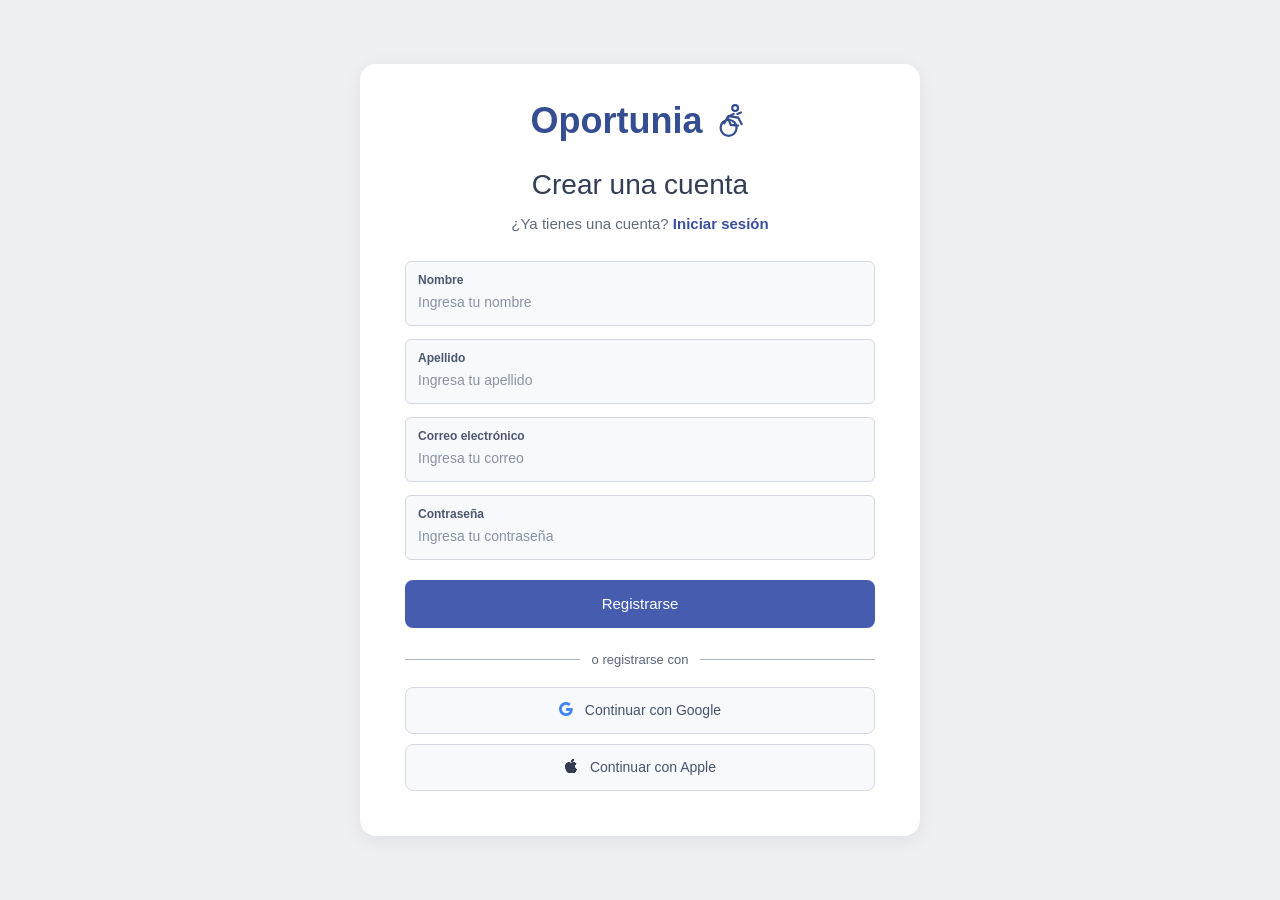
<file: index.html>
<!DOCTYPE html>
<html lang="es">
<head>
    <meta charset="UTF-8">
    <meta name="viewport" content="width=device-width, initial-scale=1.0">
    <title>Oportunia - Bienvenido</title>

    <meta http-equiv="refresh" content="0; url=registrarse.html">
</head>
<body>
    <p>Redirigiendo a Oportunia...</p>
    <a href="registrarse.html">Crear una cuenta</a>
</body>
</html>
</file>
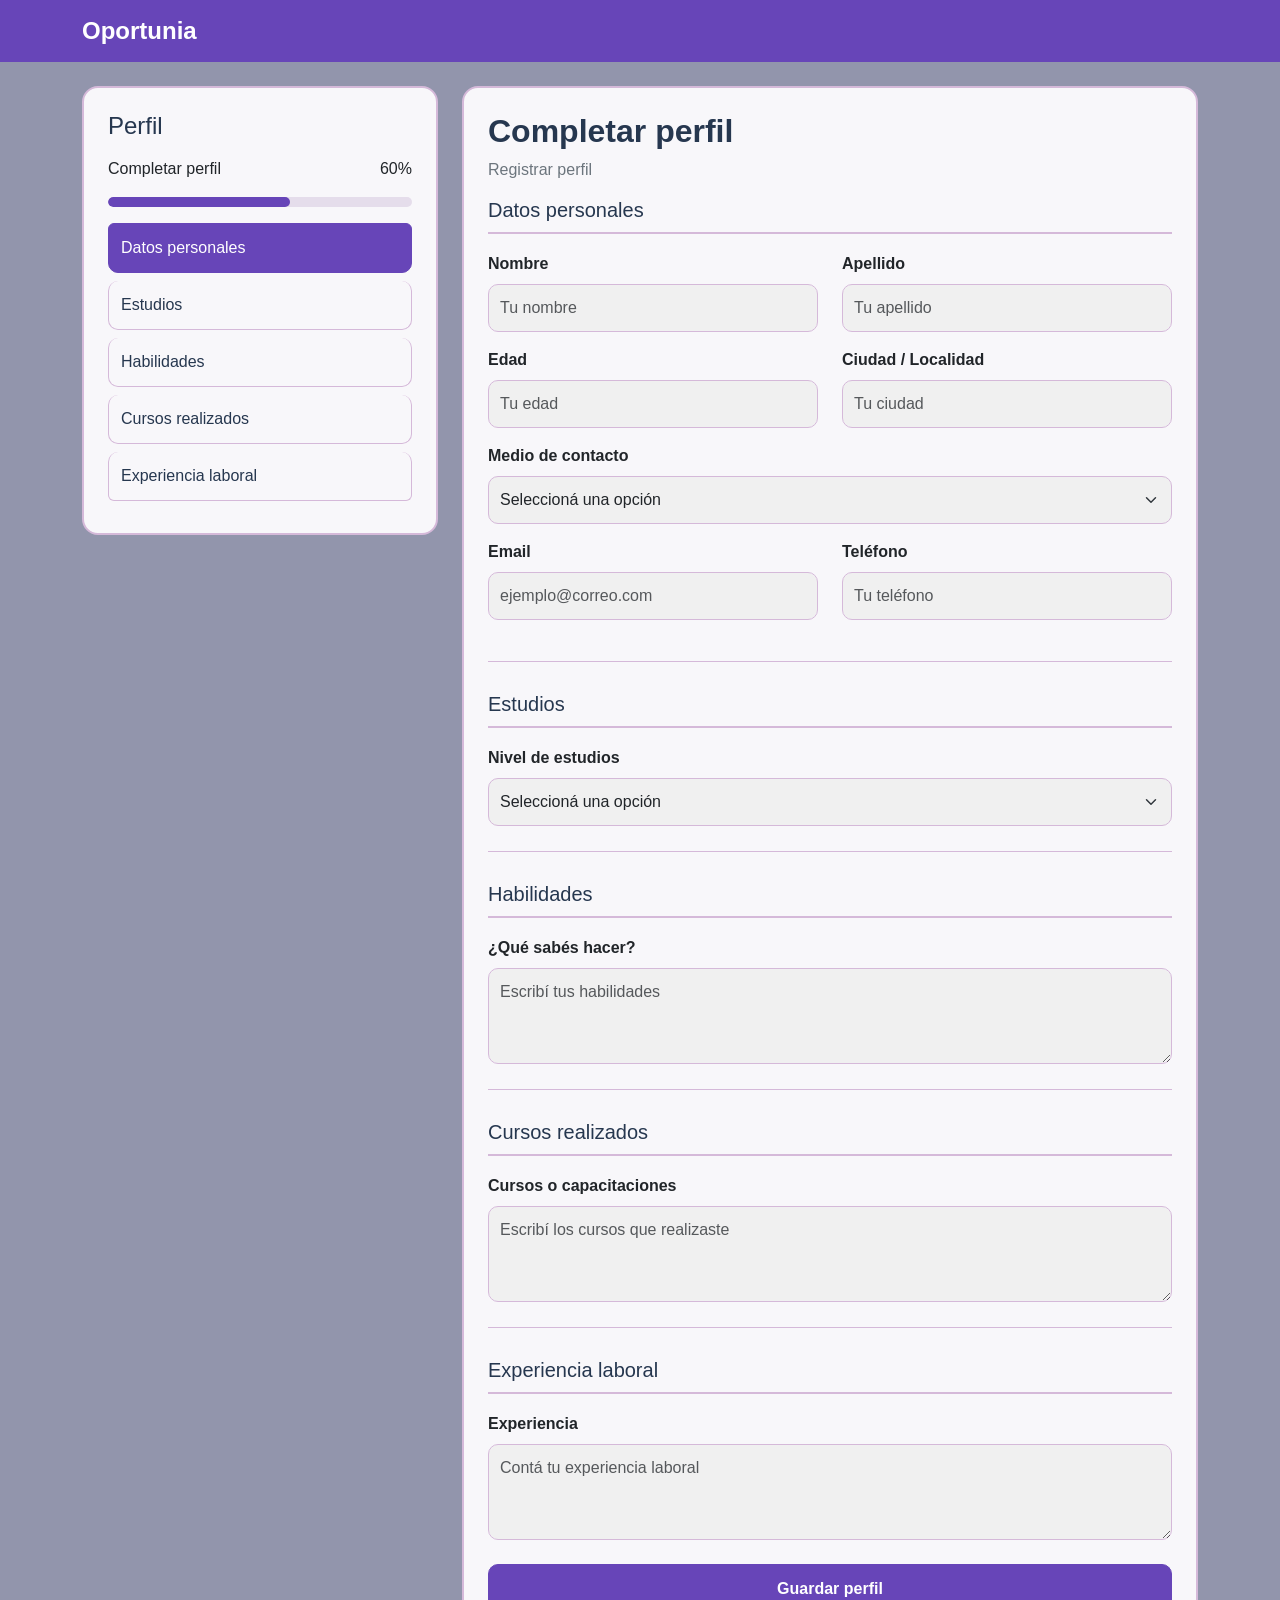
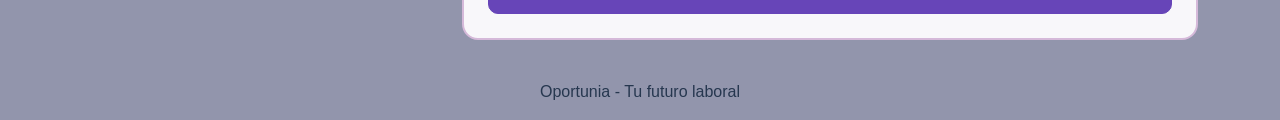
<file: perfil laboral/index.html>
<!DOCTYPE html>
<html lang="es">
<head>
    <meta charset="UTF-8">
    <meta name="viewport" content="width=device-width, initial-scale=1.0">

    <title>Oportunia - Perfil Laboral</title>

    <!-- Bootstrap -->
    <link href="https://cdn.jsdelivr.net/npm/bootstrap@5.3.8/dist/css/bootstrap.min.css" rel="stylesheet">

    <!-- Estilos propios -->
    <link rel="stylesheet" href="style.css">
</head>

<body>

    <!-- Barra de navegacion -->
    <nav class="navbar navbar-dark">
        <div class="container">
            <a class="navbar-brand" href="#">Oportunia</a>
        </div>
    </nav>

    <!-- Contenido principal -->
    <main class="container py-4">
        <div class="row g-4">

            <!-- Menu del perfil -->
            <div class="col-12 col-lg-4">
                <div class="card perfil-card">
                    <div class="card-body p-4">

                        <h4>Perfil</h4>

                        <div class="d-flex justify-content-between mt-3">
                            <span>Completar perfil</span>
                            <span>60%</span>
                        </div>

                        <div class="progress my-3">
                            <div class="progress-bar" style="width: 60%;"></div>
                        </div>

                        <div class="list-group">
                            <a href="#datos" class="list-group-item list-group-item-action active">
                                Datos personales
                            </a>

                            <a href="#estudios" class="list-group-item list-group-item-action">
                                Estudios
                            </a>

                            <a href="#habilidades" class="list-group-item list-group-item-action">
                                Habilidades
                            </a>

                            <a href="#cursos" class="list-group-item list-group-item-action">
                                Cursos realizados
                            </a>

                            <a href="#experiencia" class="list-group-item list-group-item-action">
                                Experiencia laboral
                            </a>
                        </div>

                    </div>
                </div>
            </div>

            <!-- Formulario -->
            <div class="col-12 col-lg-8">
                <div class="card formulario-card">
                    <div class="card-body p-4">

                        <h2>Completar perfil</h2>
                        <p class="text-secondary">Registrar perfil</p>

                        <form id="formularioPerfil">

                            <!-- Datos personales -->
                            <h5 id="datos" class="titulo-seccion">
                                Datos personales
                            </h5>

                            <div class="row">

                                <div class="col-12 col-md-6 mb-3">
                                    <label for="nombre" class="form-label">Nombre</label>
                                    <input type="text" class="form-control"
                                        id="nombre" placeholder="Tu nombre" required>
                                </div>

                                <div class="col-12 col-md-6 mb-3">
                                    <label for="apellido" class="form-label">Apellido</label>
                                    <input type="text" class="form-control"
                                        id="apellido" placeholder="Tu apellido" required>
                                </div>

                                <div class="col-12 col-md-6 mb-3">
                                    <label for="edad" class="form-label">Edad</label>
                                    <input type="number" class="form-control"
                                        id="edad" min="1" max="120"
                                        placeholder="Tu edad" required>
                                </div>

                                <div class="col-12 col-md-6 mb-3">
                                    <label for="ciudad" class="form-label">Ciudad / Localidad</label>
                                    <input type="text" class="form-control"
                                        id="ciudad" placeholder="Tu ciudad" required>
                                </div>

                                <div class="col-12 mb-3">
                                    <label for="contacto" class="form-label">Medio de contacto</label>
                                    <select class="form-select" id="contacto" required>
                                        <option value="">Seleccioná una opción</option>
                                        <option value="email">Email</option>
                                        <option value="telefono">Teléfono</option>
                                        <option value="ambos">Ambos</option>
                                    </select>
                                </div>

                                <div class="col-12 col-md-6 mb-3">
                                    <label for="email" class="form-label">Email</label>
                                    <input type="email" class="form-control"
                                        id="email" placeholder="ejemplo@correo.com" required>
                                </div>

                                <div class="col-12 col-md-6 mb-3">
                                    <label for="telefono" class="form-label">Teléfono</label>
                                    <input type="tel" class="form-control"
                                        id="telefono" placeholder="Tu teléfono">
                                </div>

                            </div>

                            <!-- Estudios -->
                            <section id="estudios" class="seccion-extra">
                                <h5 class="titulo-seccion">Estudios</h5>

                                <label for="nivelEstudios" class="form-label">
                                    Nivel de estudios
                                </label>

                                <select id="nivelEstudios" class="form-select">
                                    <option value="">Seleccioná una opción</option>
                                    <option>Primario</option>
                                    <option>Secundario</option>
                                    <option>Terciario</option>
                                    <option>Universitario</option>
                                    <option>Otro</option>
                                </select>
                            </section>

                            <!-- Habilidades -->
                            <section id="habilidades" class="seccion-extra">
                                <h5 class="titulo-seccion">Habilidades</h5>

                                <label for="habilidadesTexto" class="form-label">
                                    ¿Qué sabés hacer?
                                </label>

                                <textarea id="habilidadesTexto" class="form-control"
                                    rows="3" placeholder="Escribí tus habilidades"></textarea>
                            </section>

                            <!-- Cursos realizados -->
                            <section id="cursos" class="seccion-extra">
                                <h5 class="titulo-seccion">Cursos realizados</h5>

                                <label for="cursosTexto" class="form-label">
                                    Cursos o capacitaciones
                                </label>

                                <textarea id="cursosTexto" class="form-control"
                                    rows="3" placeholder="Escribí los cursos que realizaste"></textarea>
                            </section>

                            <!-- Experiencia laboral -->
                            <section id="experiencia" class="seccion-extra">
                                <h5 class="titulo-seccion">Experiencia laboral</h5>

                                <label for="experienciaTexto" class="form-label">
                                    Experiencia
                                </label>

                                <textarea id="experienciaTexto" class="form-control"
                                    rows="3" placeholder="Contá tu experiencia laboral"></textarea>
                            </section>

                            <button type="submit" class="btn btn-primary w-100 mt-4">
                                Guardar perfil
                            </button>

                        </form>

                    </div>
                </div>
            </div>

        </div>
    </main>

    <footer class="text-center py-3">
        <p class="mb-0">Oportunia - Tu futuro laboral</p>
    </footer>

</body>
</html>
</file>
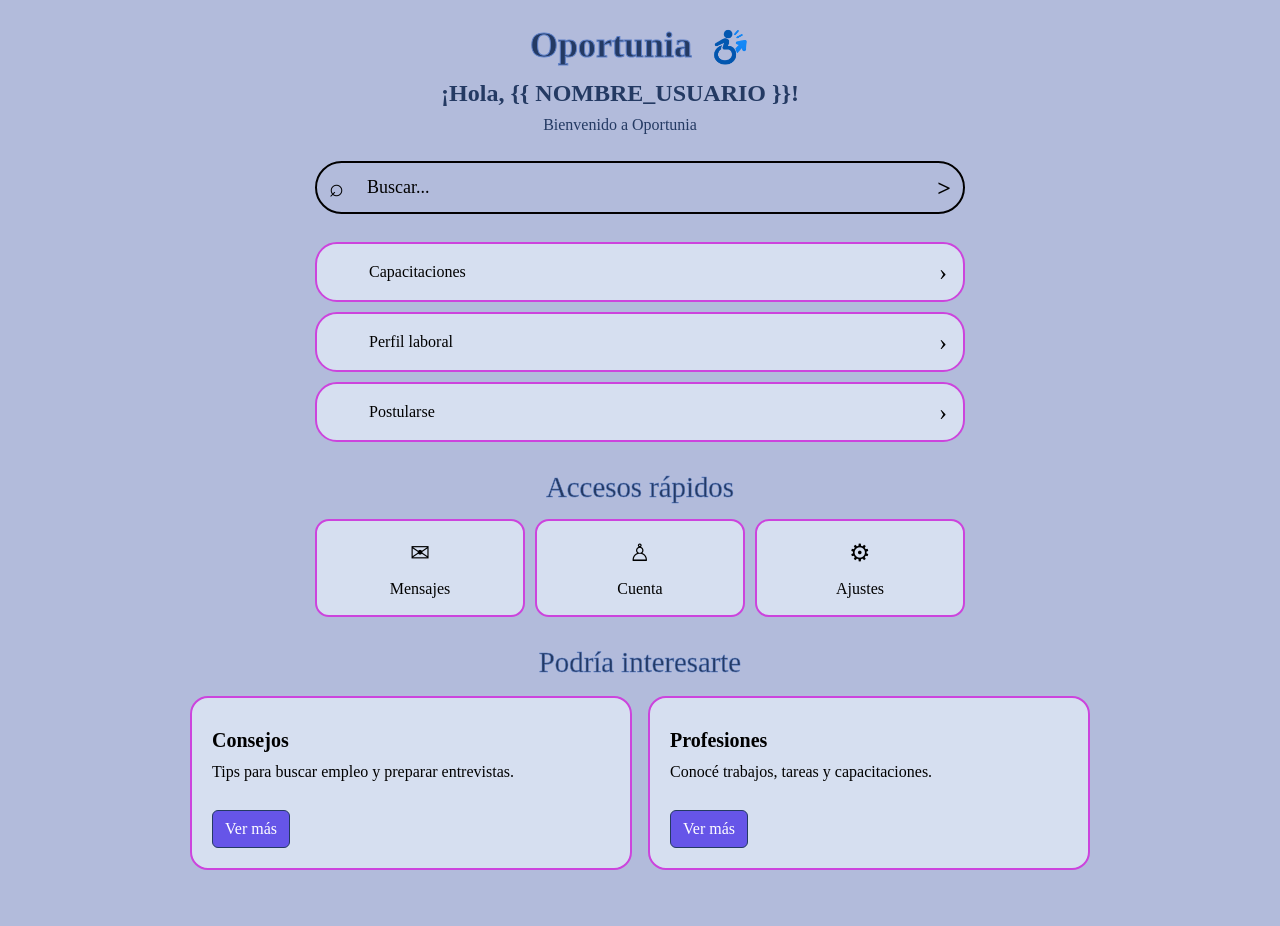
<file: home.html>
﻿<!DOCTYPE html>
<html lang="es">
<head>
    <meta charset="UTF-8">
    <meta name="viewport" content="width=device-width, initial-scale=1.0">

    <title>Oportunia - Inicio</title>

    
    <link
        href="https://cdn.jsdelivr.net/npm/bootstrap@5.3.8/dist/css/bootstrap.min.css"
        rel="stylesheet"
    >

    
    <link rel="stylesheet" href="style.css">
</head>

<body>

    <main class="home-page container-fluid">

        
        <header class="app-header d-flex justify-content-center align-items-center">

            <h1 class="app-title mb-0">Oportunia</h1>

            
            <img
                src="./img/logo de Oportunia.png"
                alt="Logo de Oportunia"
                class="Logo_Oportunia"
            >

        </header>
<section class="welcome-user">
    <h2>¡Hola, {{ NOMBRE_USUARIO }}!</h2>
    <p>Bienvenido a Oportunia</p>
</section>

        
        <form class="search-box input-group" role="search">

            <span class="input-group-text search-icon" aria-hidden="true">
                ⌕
            </span>

            <input
                type="search"
                class="form-control"
                placeholder="Buscar..."
                aria-label="Buscar"
            >

            <button
                class="btn search-button"
                type="submit"
                aria-label="Buscar"
            >
                &gt;
            </button>

        </form>


<nav class="main-menu" aria-label="Menú principal">

    

    <a href="capacitaciones.html" class="menu-item">
        <span></span>
        <span>Capacitaciones</span>
        <span class="arrow">›</span>
    </a>

    <a href="./perfil%20laboral/perfillaboral.html" class="menu-item">
        <span></span>
        <span>Perfil laboral</span>
        <span class="arrow">›</span>
    </a>

    <a href="postularse.html" class="menu-item">
    <span></span>
    <span>Postularse</span>
    <span class="arrow">›</span>
</a>

</nav>


<section class="quick-access">
    <h2>Accesos rápidos</h2>

    <div class="quick-grid">

        <a href="#" class="quick-card">
            <span>✉</span>
            <span>Mensajes</span>
        </a>

        <a href="#" class="quick-card">
            <span>♙</span>
            <span>Cuenta</span>
        </a>

        <a href="ajustes.html" class="quick-card">
            <span>⚙</span>
            <span>Ajustes</span>
        </a>

    </div>

</section>


<section class="recommendations">
    <h2>Podría interesarte</h2>

    <div class="recommendation-grid">

        
        <article class="recommendation-card card">
            <div class="card-body">
                <div class="recommendation-icon" aria-hidden="true">
                    <i class="bi bi-lightbulb"></i>
                </div>

                <h3 class="card-title">Consejos</h3>

                <p class="card-text">
                    Tips para buscar empleo y preparar entrevistas.
                </p>

                <a href="#" class="btn recommendation-button">
                    Ver más
                </a>
            </div>
        </article>

        
        <article class="recommendation-card card">
            <div class="card-body">
                <div class="recommendation-icon" aria-hidden="true">
                    <i class="bi bi-briefcase"></i>
                </div>

                <h3 class="card-title">Profesiones</h3>

                <p class="card-text">
                    Conocé trabajos, tareas y capacitaciones.
                </p>

                <a href="#" class="btn recommendation-button">
                    Ver más
                </a>
            </div>
        </article>

    </div>
</section>



    </main>

</body>
</html>
</file>
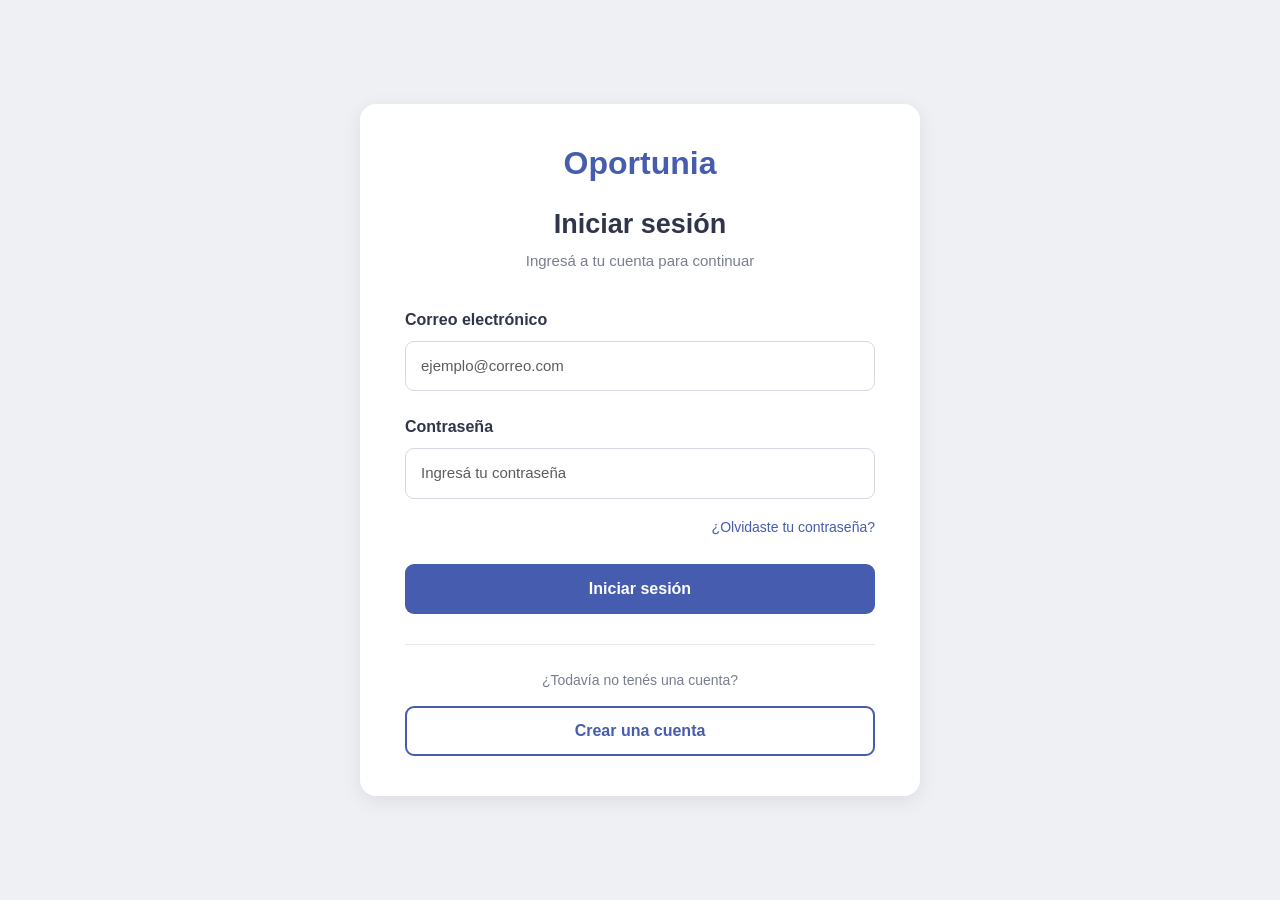
<file: iniciar-sesion.html>
<!DOCTYPE html>
<html lang="es">
<head>
    <meta charset="UTF-8">
    <meta name="viewport" content="width=device-width, initial-scale=1.0">

    <title>Iniciar sesión | Oportunia</title>

    <link href="https://cdn.jsdelivr.net/npm/bootstrap@5.3.3/dist/css/bootstrap.min.css" rel="stylesheet">

    <link rel="stylesheet" href="iniciar-sesion.css">
</head>

<body>

    <main class="pagina-login">

        <section class="login-container">

            <header class="login-header">
                <h1 class="logo">Oportunia</h1>
                <h2>Iniciar sesión</h2>
                <p>Ingresá a tu cuenta para continuar</p>
            </header>

            <form id="formulario-login" action="/iniciar-sesion" method="POST">

                <div class="mb-4">
                    <label for="correo" class="form-label">
                        Correo electrónico
                    </label>

                    <input
                        type="email"
                        class="form-control"
                        id="correo"
                        name="correo"
                        placeholder="ejemplo@correo.com"
                        required>
                </div>

                <div class="mb-3">
                    <label for="contrasena" class="form-label">
                        Contraseña
                    </label>

                    <input
                        type="password"
                        class="form-control"
                        id="contrasena"
                        name="contrasena"
                        placeholder="Ingresá tu contraseña"
                        required>
                </div>

                <div class="recuperar">
                    <a href="#">¿Olvidaste tu contraseña?</a>
                </div>

                <button type="submit" class="btn btn-login w-100">
                    Iniciar sesión
                </button>

            </form>

            <div class="registro-link">
                <p>¿Todavía no tenés una cuenta?</p>

                <a href="/registrarse" class="btn btn-registro w-100">
                    Crear una cuenta
                </a>
            </div>

        </section>

    </main>

</body>
</html>
</file>
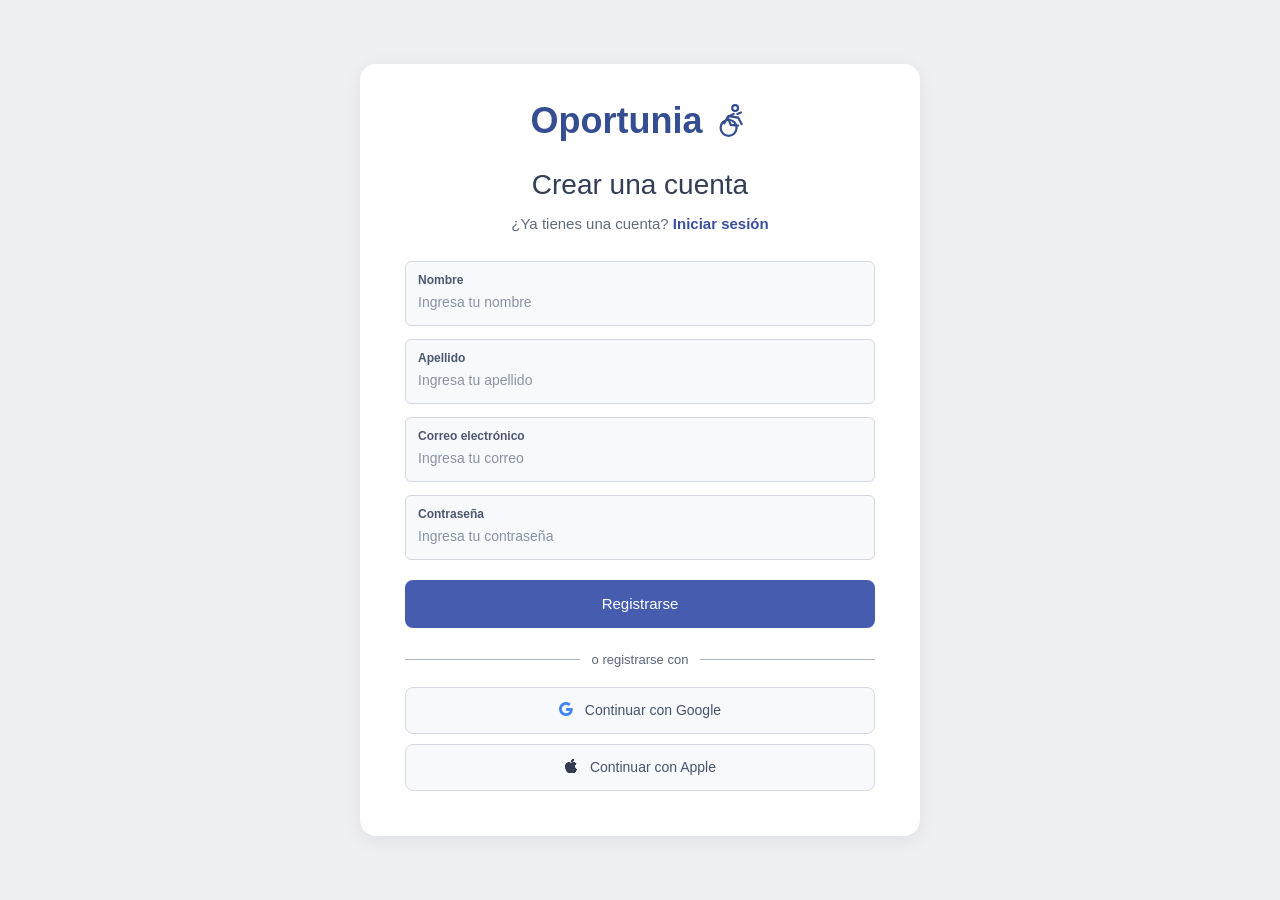
<file: registrarse.html>
<!DOCTYPE html>
<html lang="es">
<head>
    <meta charset="UTF-8">
    <meta name="viewport" content="width=device-width, initial-scale=1.0">

    <title>Oportunia - Crear cuenta</title>

    <link href="https://cdn.jsdelivr.net/npm/bootstrap@5.3.3/dist/css/bootstrap.min.css" rel="stylesheet">

    <link rel="stylesheet" href="https://cdn.jsdelivr.net/npm/bootstrap-icons@1.11.3/font/bootstrap-icons.min.css">

    <link rel="stylesheet" href="registrarse.css">
</head>

<body>

    <main class="pagina">

        <section class="registro">

            <header class="encabezado">
                <h1>Oportunia</h1>

                <svg class="icono-accesibilidad"
                     viewBox="0 0 48 48"
                     fill="none"
                     xmlns="http://www.w3.org/2000/svg"
                     aria-label="Accesibilidad">

                    <circle cx="29" cy="7" r="4"
                            stroke="currentColor" stroke-width="3"/>

                    <path d="M27 15L19 19L14 28"
                          stroke="currentColor" stroke-width="3"
                          stroke-linecap="round"/>

                    <path d="M20 18L33 20L38 29"
                          stroke="currentColor" stroke-width="3"
                          stroke-linecap="round"/>

                    <path d="M19 20L23 30L33 31"
                          stroke="currentColor" stroke-width="3"
                          stroke-linecap="round"/>

                    <circle cx="20" cy="34" r="11"
                            stroke="currentColor" stroke-width="3"/>

                    <path d="M32 15L37 13"
                          stroke="currentColor" stroke-width="3"
                          stroke-linecap="round"/>
                </svg>
            </header>

            <h2>Crear una cuenta</h2>

            <p class="texto-login">
                ¿Ya tienes una cuenta?
                <a href="/iniciar-sesion">Iniciar sesión</a>
            </p>

            <form id="formulario" action="/registrarse" method="POST">

                <div class="campo">
                    <label for="nombre">Nombre</label>
                    <input
                        type="text"
                        id="nombre"
                        name="nombre"
                        placeholder="Ingresa tu nombre"
                        required>
                </div>

                <div class="campo">
                    <label for="apellido">Apellido</label>
                    <input
                        type="text"
                        id="apellido"
                        name="apellido"
                        placeholder="Ingresa tu apellido"
                        required>
                </div>

                <div class="campo">
                    <label for="correo">Correo electrónico</label>
                    <input
                        type="email"
                        id="correo"
                        name="correo"
                        placeholder="Ingresa tu correo"
                        required>
                </div>

                <div class="campo">
                    <label for="contrasena">Contraseña</label>
                    <input
                        type="password"
                        id="contrasena"
                        name="contrasena"
                        placeholder="Ingresa tu contraseña"
                        minlength="8"
                        required>
                </div>

                <button type="submit" class="btn-registrarse">
                    Registrarse
                </button>

            </form>

            <p id="mensaje"></p>

            <div class="separador">
                <span></span>
                <p>o registrarse con</p>
                <span></span>
            </div>

            <button type="button" class="btn-social"
                onclick="alert('Google necesita configuración de autenticación.')">

                <i class="bi bi-google google-icon"></i>
                Continuar con Google

            </button>

            <button type="button" class="btn-social"
                onclick="alert('Apple necesita configuración de autenticación.')">

                <i class="bi bi-apple apple-icon"></i>
                Continuar con Apple

            </button>

        </section>

    </main>

</body>
</html>
</file>
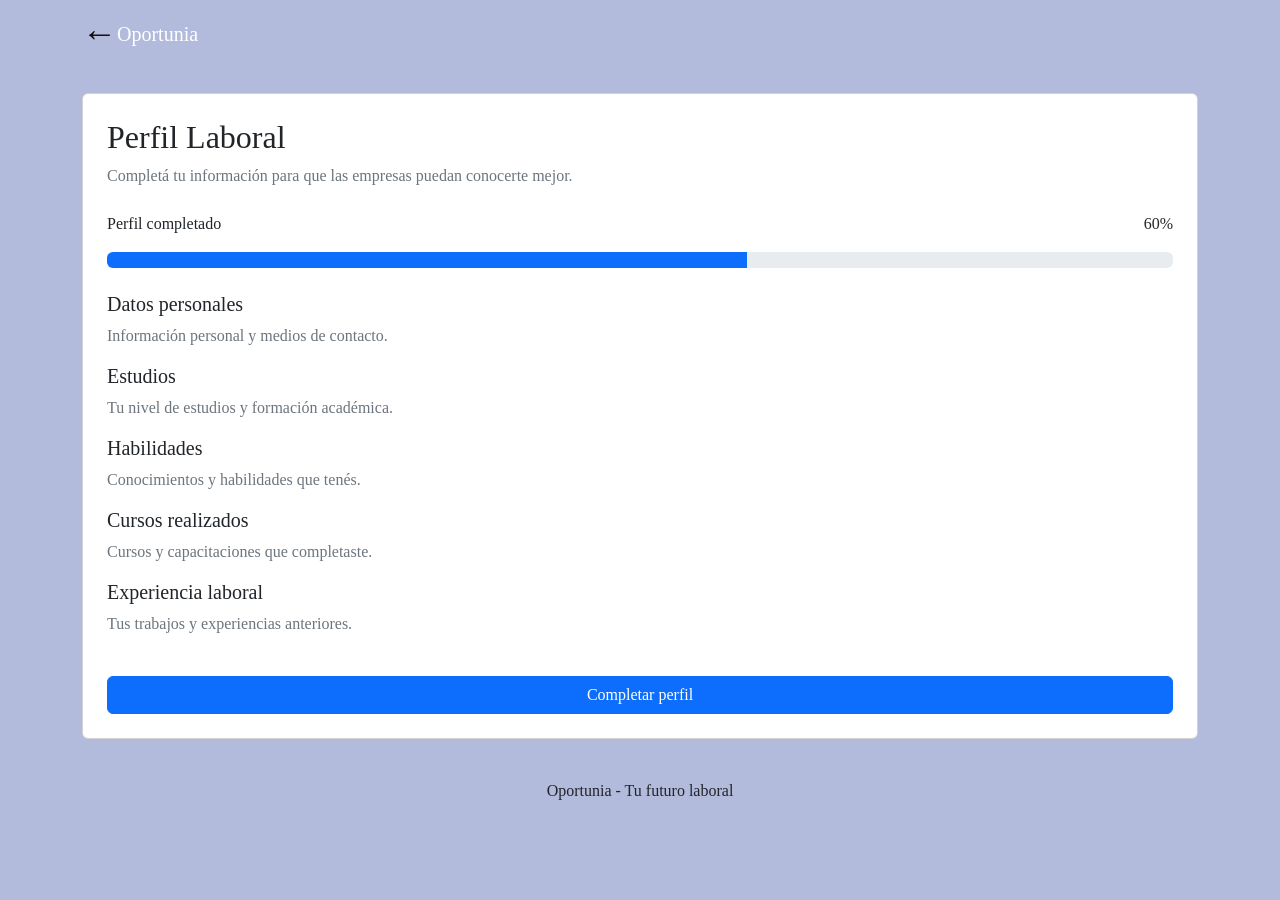
<file: perfil laboral/perfillaboral.html>
<!DOCTYPE html>
<html lang="es">
<head>
    <meta charset="UTF-8">
    <meta name="viewport" content="width=device-width, initial-scale=1.0">

    <title>Oportunia - Perfil Laboral</title>

    <link href="https://cdn.jsdelivr.net/npm/bootstrap@5.3.8/dist/css/bootstrap.min.css" rel="stylesheet">
    <link rel="stylesheet" href="../style.css">
</head>

<body>

<nav class="navbar navbar-dark">
    <div class="container">

        <div class="d-flex align-items-center">

            <!-- Flecha para volver a otra pagina -->
            <a href="../home.html"
   class="volver-home"
   aria-label="Volver al inicio">
    ←
</a>

<a class="navbar-brand mb-0" href="../home.html">
    Oportunia
</a>

        </div>

    </div>
</nav>


    <!-- Contenido principal -->
    <main class="container py-4">

        <div class="card formulario-card">
            <div class="card-body p-4">

                <h2>Perfil Laboral</h2>

                <p class="text-secondary">
                    Completá tu información para que las empresas puedan conocerte mejor.
                </p>

                <!-- Progreso -->
                <div class="d-flex justify-content-between mt-4">
                    <span>Perfil completado</span>
                    <span>60%</span>
                </div>

                <div class="progress my-3">
                    <div class="progress-bar" style="width: 60%;"></div>
                </div>

                <!-- Secciones -->
                <div class="mt-4">

                    <section class="seccion-extra">
                        <h5 class="titulo-seccion">Datos personales</h5>
                        <p class="text-secondary">
                            Información personal y medios de contacto.
                        </p>
                    </section>

                    <section class="seccion-extra">
                        <h5 class="titulo-seccion">Estudios</h5>
                        <p class="text-secondary">
                            Tu nivel de estudios y formación académica.
                        </p>
                    </section>

                    <section class="seccion-extra">
                        <h5 class="titulo-seccion">Habilidades</h5>
                        <p class="text-secondary">
                            Conocimientos y habilidades que tenés.
                        </p>
                    </section>

                    <section class="seccion-extra">
                        <h5 class="titulo-seccion">Cursos realizados</h5>
                        <p class="text-secondary">
                            Cursos y capacitaciones que completaste.
                        </p>
                    </section>

                    <section class="seccion-extra">
                        <h5 class="titulo-seccion">Experiencia laboral</h5>
                        <p class="text-secondary">
                            Tus trabajos y experiencias anteriores.
                        </p>
                    </section>

                </div>

                <!-- Boton -->
                <a href="completar_perfil.html" class="btn btn-primary w-100 mt-4">
                    Completar perfil
                </a>

            </div>
        </div>

    </main>

    <footer class="text-center py-3">
        <p class="mb-0">Oportunia - Tu futuro laboral</p>
    </footer>

</body>
</html>
</file>
<file: perfil laboral/style.css>
body {
    background-color: #9295AC;
    font-family: Arial, sans-serif;
    color: #26374F;
}

.navbar {
    background-color: #6745B8;
}

.navbar-brand {
    font-size: 24px;
    font-weight: bold;
}

.card {
    background-color: #F8F7FA;
    border: 2px solid #D5B9D9;
    border-radius: 16px;
}

h2,
h4,
h5 {
    color: #26374F;
}

h2 {
    font-weight: bold;
    margin-bottom: 8px;
}

.titulo-seccion {
    margin-top: 15px;
    margin-bottom: 18px;
    padding-bottom: 10px;
    border-bottom: 2px solid #D5B9D9;
}

.progress {
    height: 10px;
    background-color: #E5DDEB;
    border-radius: 10px;
}

.progress-bar {
    background-color: #6745B8;
    border-radius: 10px;
}

.list-group-item {
    background-color: #F8F7FA;
    color: #26374F;
    border: 1px solid #D5B9D9;
    border-radius: 10px;
    margin-bottom: 8px;
    padding: 12px;
}

.list-group-item.active {
    background-color: #6745B8;
    border-color: #6745B8;
}

.form-control,
.form-select {
    background-color: #F0F0F0;
    border: 1px solid #D5B9D9;
    border-radius: 10px;
    padding: 11px;
}

.form-control:focus,
.form-select:focus {
    border-color: #6745B8;
    box-shadow: 0 0 0 3px rgba(103, 69, 184, 0.15);
}

.form-label {
    font-weight: 600;
}

.seccion-extra {
    margin-top: 25px;
    padding-top: 15px;
    border-top: 1px solid #D5B9D9;
}

.btn-primary {
    background-color: #6745B8;
    border-color: #6745B8;
    border-radius: 10px;
    padding: 12px;
    font-weight: bold;
}

.btn-primary:hover {
    background-color: #503394;
    border-color: #503394;
}

footer {
    color: #26374F;
}

@media (max-width: 576px) {
    main.container {
        padding-left: 12px;
        padding-right: 12px;
    }

    .card-body {
        padding: 20px !important;
    }

    h2 {
        font-size: 24px;
    }

    .navbar-brand {
        font-size: 22px;
    }
}


/* FLECHA PARA VOLVER AL HOME */

.navbar .container {
    display: flex;
    justify-content: flex-start;
    align-items: center;
    gap: 8px;
}

.volver-home {
    color: white;
    font-size: 35px;
    font-weight: bold;
    text-decoration: none;
    margin-right: 0;
    padding: 0;
}

.navbar-brand {
    margin: 0;
}
</file>
<file: style.css>
body {
    min-height: 100vh;
    margin: 0;
    padding: 0;
    background-color: #B2BBDB;
    font-family: Georgia, "Times New Roman", serif;
}


.home-page {
    width: 100%;
    max-width: 1100px;
    min-height: 100vh;
    margin: 0 auto;
    padding: 24px clamp(16px, 4vw, 40px);
    background-color: #B2BBDB;
}


.app-header {
    gap: 16px;
    margin-bottom: 24px;
}


.app-title {
    color: #243A63;
    -webkit-text-stroke: 1px #5E80C8;
    font-size: clamp(28px, 4vw, 36px);
    font-weight: bold;
    text-align: center;
}


.Logo_Oportunia {
    width: 42px;
    height: 42px;
    object-fit: contain;
}


.search-box {
    width: 100%;
    max-width: 650px;
    margin: 0 auto 28px;
    overflow: hidden;
    border: 2px solid #010000;
    border-radius: 28px;
    background-color: #B2BBDB;
}


.search-box .input-group-text,
.search-box .form-control,
.search-box .btn {
    border: 0;
    background-color: transparent;
    color: #000000;
}

.search-box .form-control {
    min-width: 0;
    font-size: 18px;
}

.search-box .form-control:focus {
    background-color: #B2BBDB;
    color: #000000;
    box-shadow: none;
}

.search-box .form-control::placeholder {
    color: #000000;
    opacity: 1;
}

.search-icon {
    font-size: 25px;
}

.search-button {
    font-size: 24px;
    font-weight: bold;
}


@media (max-width: 576px) {
    .home-page {
        padding: 20px 16px;
    }

    .app-header {
        gap: 10px;
    }

    .accessibility-icon {
        width: 36px;
        height: 36px;
    }

    .search-box .form-control {
        font-size: 16px;
    }
}

/* Menú principal */
.main-menu {
    display: flex;
    flex-direction: column;
    gap: 10px;
    width: 100%;
    max-width: 650px;
    margin: 0 auto 28px;
}

.menu-item {
    display: flex;
    align-items: center;
    gap: 12px;
    padding: 10px 16px;
    border: 2px solid #CC44DD;
    border-radius: 22px;
    background-color: #D6DFF0;
    color: #000000;
    text-decoration: none;
    font-size: 1rem;
    transition: background-color 0.2s;
}

.menu-item.active {
    background-color: #6655E8;
    color: #FFFFFF;
    border-color: #6655E8;
}

.menu-item > span:first-child {
    min-width: 24px;
    text-align: center;
    font-size: 1.25rem;
}

.menu-item .arrow {
    margin-left: auto;
    font-size: 1.5rem;
}

/* Accesos rápidos */
.quick-access {
    width: 100%;
    max-width: 650px;
    margin: 0 auto 28px;
}

.quick-access h2 {
    color: #243A63;
    -webkit-text-stroke: 0.5px #5E80C8;
    text-align: center;
    font-size: clamp(1.3rem, 4vw, 1.8rem);
    margin-bottom: 14px;
}

.quick-grid {
    display: grid;
    grid-template-columns: repeat(3, minmax(0, 1fr));
    gap: 10px;
}

.quick-card {
    display: flex;
    flex-direction: column;
    align-items: center;
    justify-content: center;
    gap: 6px;
    padding: 14px 6px;
    border: 2px solid #CC44DD;
    border-radius: 14px;
    background-color: #D6DFF0;
    color: #000000;
    text-decoration: none;
    text-align: center;
    overflow-wrap: anywhere;
}

.quick-card span:first-child {
    font-size: 1.5rem;
}

.menu-item:hover,
.quick-card:hover {
    filter: brightness(0.96);
}

/* Sección de recomendaciones */
.recommendations {
    width: 100%;
    max-width: 900px;
    margin: 0 auto 32px;
}

.recommendations h2 {
    margin-bottom: 16px;
    color: #243A63;
    -webkit-text-stroke: 0.5px #5E80C8;
    font-size: clamp(1.4rem, 4vw, 1.8rem);
    text-align: center;
}

/* Tarjetas */
.recommendation-grid {
    display: grid;
    grid-template-columns: repeat(2, minmax(0, 1fr));
    gap: 16px;
}

.recommendation-card {
    border: 2px solid #CC44DD;
    border-radius: 18px;
    background-color: #D6DFF0;
    color: #000000;
}

.recommendation-card .card-body {
    display: flex;
    flex-direction: column;
    align-items: flex-start;
    padding: 20px;
}

.recommendation-icon {
    margin-bottom: 10px;
    color: #243A63;
    font-size: 2rem;
}

.recommendation-card .card-title {
    color: #000000;
    font-size: 1.25rem;
    font-weight: bold;
}

.recommendation-card .card-text {
    flex-grow: 1;
    color: #000000;
}

.recommendation-button {
    margin-top: 10px;
    border: 1px solid #243A63;
    background-color: #6655E8;
    color: #FFFFFF;
}

.recommendation-button:hover {
    background-color: #5140cf;
    color: #FFFFFF;
}

/* Responsive */
@media (max-width: 576px) {
    .recommendation-grid {
        grid-template-columns: 1fr;
    }
}


/* =================================
   CAPACITACIONES - ESTILOS GENERALES
================================= */

.volver-home {
    color: rgb(17, 12, 12);
    font-size: 35px;
    font-weight: bold;
    text-decoration: none;
    margin-right: 0;
    padding: 0;
}

.capacitaciones {
    width: 100%;
    max-width: 900px;
    margin: 0 auto;
    color: #243A63;
    background-color: #B2BBDB;
    border-radius: 20px;
}

.cap-header {
    flex-wrap: wrap;
}

.cap-volver {
    color: #243A63;
    font-size: 30px;
    font-weight: bold;
}

.cap-titulo {
    color: #243A63;
    font-size: clamp(24px, 4vw, 36px);
    font-weight: bold;
}

.cap-buscador .form-control {
    width: 100%;
    min-height: 48px;
    padding: 10px 18px;
    border: 2px solid #CC44DD;
    border-radius: 30px;
    background-color: #D6DFF0;
    color: #243A63;
    font-size: 16px;
}

.cap-buscador .form-control::placeholder {
    color: #243A63;
    opacity: 1;
}

.cap-buscador .form-control:focus {
    border-color: #CC44DD;
    box-shadow: 0 0 0 3px #CC44DD33;
}

/* =================================
<<<<<<< HEAD
   CATEGORÍAS
=======
   CATEGOR??AS
>>>>>>> dev
================================= */

.cap-subtitulo {
    color: #243A63;
    font-size: clamp(24px, 3vw, 32px);
    font-weight: bold;
}

.cap-categoria {
    display: flex;
    align-items: center;
    gap: 12px;
    width: 100%;
    min-height: 52px;
    padding: 9px 14px;
    border: 2px solid #CC44DD;
    border-radius: 30px;
    background-color: #D6DFF0;
    color: #243A63;
    text-decoration: none;
    font-size: clamp(13px, 2vw, 19px);
}

.cap-categoria:hover {
    background-color: #E7ECF7;
    color: #243A63;
}

.cap-icono {
    display: flex;
    align-items: center;
    justify-content: center;
    flex-shrink: 0;
    width: 34px;
    height: 34px;
    border-radius: 50%;
    background-color: #243A63;
    font-size: 18px;
}

.cap-flecha {
    margin-left: auto;
    font-size: 26px;
    font-weight: bold;
}

/* =================================
   TARJETAS DE CURSOS
================================= */

.cap-tarjeta {
    border: 1px solid #D6DFF0;
    border-radius: 20px;
    background-color: #D9D9D9;
    color: #243A63;
    overflow-wrap: anywhere;
}

.cap-tarjeta .card-body {
    padding: 14px;
}

.cap-ilustracion {
    display: flex;
    align-items: center;
    justify-content: center;
    min-height: 80px;
    margin-bottom: 10px;
    border-radius: 50%;
    background-color: #D6DFF0;
    font-size: 38px;
}

.cap-titulo-curso {
    min-height: 48px;
    color: #243A63;
    font-size: clamp(14px, 2vw, 21px);
    font-weight: bold;
}

.cap-datos {
    display: flex;
    flex-wrap: wrap;
    gap: 8px;
    color: #000000;
    font-size: 13px;
}

.cap-boton {
    width: 100%;
    padding: 9px 5px;
    border: none;
    border-radius: 30px;
    background-color: #1A7AE9;
    color: #FFFFFF;
    font-weight: bold;
}

.cap-boton:hover,
.cap-boton:focus {
    background-color: #1268CF;
    color: #FFFFFF;
}

/* =================================
   MI PROGRESO
================================= */

.cap-panel-progreso {
    padding: 16px;
    border-radius: 22px;
    background-color: #D6DFF0;
}

.cap-icono-progreso {
    color: #000000;
    font-size: 25px;
}

.cap-nombre-progreso {
    color: #243A63;
    font-size: clamp(12px, 1.8vw, 18px);
}

.cap-porcentaje {
    flex-shrink: 0;
    color: #000000;
    font-size: clamp(13px, 1.8vw, 18px);
}

.cap-barra {
    height: 13px;
    border-radius: 20px;
    background-color: #B2BBDB;
    overflow: hidden;
}

.cap-barra .progress-bar {
    border-radius: 20px;
    background-color: #1A7AE9;
}

/* =================================
<<<<<<< HEAD
   DISEÑO RESPONSIVE
=======
   DISE??O RESPONSIVE
>>>>>>> dev
================================= */

.capacitaciones,
.capacitaciones * {
    box-sizing: border-box;
}

@media (max-width: 576px) {

    .capacitaciones {
        padding: 16px !important;
        border-radius: 16px;
    }

    .cap-header {
        gap: 10px !important;
    }

    .cap-titulo {
        font-size: 24px;
    }

    .cap-categoria {
        min-height: 46px;
        padding: 7px 9px;
        gap: 7px;
        font-size: 12px;
    }

    .cap-icono {
        width: 29px;
        height: 29px;
        font-size: 15px;
    }

    .cap-flecha {
        font-size: 21px;
    }

    .cap-tarjeta .card-body {
        padding: 9px;
    }

    .cap-ilustracion {
        min-height: 55px;
        font-size: 30px;
    }

    .cap-titulo-curso {
        min-height: 55px;
        font-size: 14px;
    }

    .cap-datos {
        flex-direction: column;
        gap: 5px;
        font-size: 11px;
    }

    .cap-boton {
        font-size: 12px;
    }

    .cap-panel-progreso {
        padding: 10px;
    }

    .cap-icono-progreso {
        font-size: 20px;
    }

    .cap-nombre-progreso,
    .cap-porcentaje {
        font-size: 12px;
    }

    .cap-barra {
        height: 11px;
    }
}

@media (min-width: 768px) {

    .capacitaciones {
        padding: 28px !important;
    }

    .cap-tarjeta .card-body {
        padding: 20px;
    }
}


/* Saludo personalizado */
.welcome-user {
    width: 100%;
    text-align: center;
    margin-top: -12px;
    margin-bottom: 24px;
}

.welcome-user h2 {
    color: #243A63;
    font-size: 24px;
    font-weight: bold;
    margin-bottom: 5px;
}

.welcome-user p {
    color: #243A63;
    font-size: 16px;
    margin-bottom: 0;
}

.welcome-user {
    transform: translateX(-20px);
}
</file>
<file: iniciar-sesion.css>
* {
    box-sizing: border-box;
}

body {
    margin: 0;
    font-family: Arial, Helvetica, sans-serif;
    background-color: #eef0f4;
    color: #30354a;
}

.pagina-login {
    min-height: 100vh;
    display: flex;
    justify-content: center;
    align-items: center;
    padding: 30px 20px;
}

.login-container {
    width: 100%;
    max-width: 560px;
    background-color: #ffffff;
    padding: 40px 45px;
    border-radius: 16px;
    box-shadow: 0 5px 20px rgba(0, 0, 0, 0.08);
}

.login-header {
    text-align: center;
    margin-bottom: 35px;
}

.logo {
    color: #465cae;
    font-size: 32px;
    font-weight: bold;
    margin-bottom: 25px;
}

.login-header h2 {
    font-size: 27px;
    font-weight: bold;
    margin-bottom: 10px;
    color: #30354a;
}

.login-header p {
    color: #777e8e;
    font-size: 15px;
}

.form-label {
    font-weight: 600;
    color: #30354a;
    margin-bottom: 9px;
}

.form-control {
    padding: 13px 15px;
    border: 1px solid #d5d9e2;
    border-radius: 9px;
    font-size: 15px;
}

.form-control:focus {
    border-color: #465cae;
    box-shadow: 0 0 0 0.2rem rgba(70, 92, 174, 0.15);
}

.recuperar {
    text-align: right;
    margin-bottom: 25px;
}

.recuperar a {
    color: #465cae;
    font-size: 14px;
    text-decoration: none;
}

.recuperar a:hover {
    text-decoration: underline;
}

.btn-login {
    background-color: #465cae;
    color: white;
    border: none;
    padding: 13px;
    border-radius: 9px;
    font-size: 16px;
    font-weight: bold;
    transition: 0.2s;
}

.btn-login:hover {
    background-color: #35488f;
    color: white;
}

.registro-link {
    text-align: center;
    margin-top: 30px;
    padding-top: 25px;
    border-top: 1px solid #e5e7ed;
}

.registro-link p {
    color: #777e8e;
    font-size: 14px;
    margin-bottom: 15px;
}

.btn-registro {
    color: #465cae;
    background-color: white;
    border: 2px solid #465cae;
    padding: 11px;
    border-radius: 9px;
    font-weight: bold;
    transition: 0.2s;
}

.btn-registro:hover {
    background-color: #465cae;
    color: white;
}

@media (max-width: 576px) {

    .pagina-login {
        padding: 20px 15px;
    }

    .login-container {
        padding: 30px 23px;
    }

    .logo {
        font-size: 28px;
    }

    .login-header h2 {
        font-size: 23px;
    }
}
</file>
<file: registrarse.css>
/* CONFIGURACIÓN GENERAL */

* {
    margin: 0;
    padding: 0;
    box-sizing: border-box;
}

body {
    font-family: Arial, sans-serif;
    background: #eef0f4;
    min-height: 100vh;
}

/* PÁGINA */

.pagina {
    width: 100%;
    min-height: 100vh;

    display: flex;
    justify-content: center;
    align-items: center;

    padding: 30px 20px;
}

/* FORMULARIO CENTRAL */

.registro {
    width: 100%;
    max-width: 560px;

    background: #ffffff;

    padding: 35px 45px;

    border-radius: 16px;

    box-shadow: 0 5px 20px rgba(0,0,0,0.07);
}

/* LOGO */

.encabezado {
    display: flex;
    justify-content: center;
    align-items: center;
    gap: 12px;

    margin-bottom: 25px;
}

.encabezado h1 {
    font-size: 36px;
    font-weight: 600;
    color: #354d91;
    margin: 0;
}

.icono-accesibilidad {
    width: 35px;
    height: 35px;
    color: #354d91;
}

/* TÍTULO */

.registro h2 {
    text-align: center;
    font-size: 28px;
    font-weight: 500;
    color: #333d56;

    margin-bottom: 12px;
}

/* INICIAR SESIÓN */

.texto-login {
    text-align: center;
    color: #626b7c;
    font-size: 15px;

    margin-bottom: 25px;
}

.texto-login a {
    color: #394f9c;
    font-weight: 600;
    text-decoration: none;
}

/* CAMPOS */

.campo {
    width: 100%;

    background: #f8f9fc;
    border: 1px solid #d4d8e1;
    border-radius: 6px;

    padding: 9px 12px;
    margin-bottom: 13px;
}

.campo label {
    display: block;
    font-size: 12px;
    font-weight: 600;
    color: #4c5870;
}

.campo input {
    width: 100%;
    border: none;
    outline: none;
    background: transparent;

    font-size: 14px;
    color: #35415a;
    padding: 3px 0;
}

.campo input::placeholder {
    color: #8992a3;
}

/* BOTÓN REGISTRARSE */

.btn-registrarse {
    width: 100%;
    background: #465cae;
    color: white;

    border: none;
    border-radius: 8px;

    padding: 13px;
    margin-top: 7px;

    font-size: 15px;
    cursor: pointer;
}

.btn-registrarse:hover {
    background: #35478e;
}

/* MENSAJE */

#mensaje {
    text-align: center;
    font-size: 14px;
    font-weight: 600;
    margin-top: 10px;
}

/* SEPARADOR */

.separador {
    display: flex;
    align-items: center;
    gap: 12px;

    margin: 22px 0 17px;
}

.separador span {
    flex: 1;
    height: 1px;
    background: #aeb6c7;
}

.separador p {
    color: #59657c;
    font-size: 13px;
    margin: 0;
    white-space: nowrap;
}

/* GOOGLE Y APPLE */

.btn-social {
    width: 100%;
    background: #f8f9fc;
    color: #46536d;

    border: 1px solid #d4d9e4;
    border-radius: 8px;

    padding: 12px;
    margin-bottom: 10px;

    font-size: 14px;
    cursor: pointer;
}

.btn-social:hover {
    background: #edf0f7;
}

.google-icon {
    color: #4285F4;
    margin-right: 8px;
}

.apple-icon {
    color: #333c50;
    margin-right: 8px;
}

/* CELULARES */

@media (max-width: 600px) {

    .pagina {
        padding: 18px 12px;
    }

    .registro {
        padding: 30px 22px;
    }

    .encabezado h1 {
        font-size: 31px;
    }

    .registro h2 {
        font-size: 24px;
    }

}
</file>
